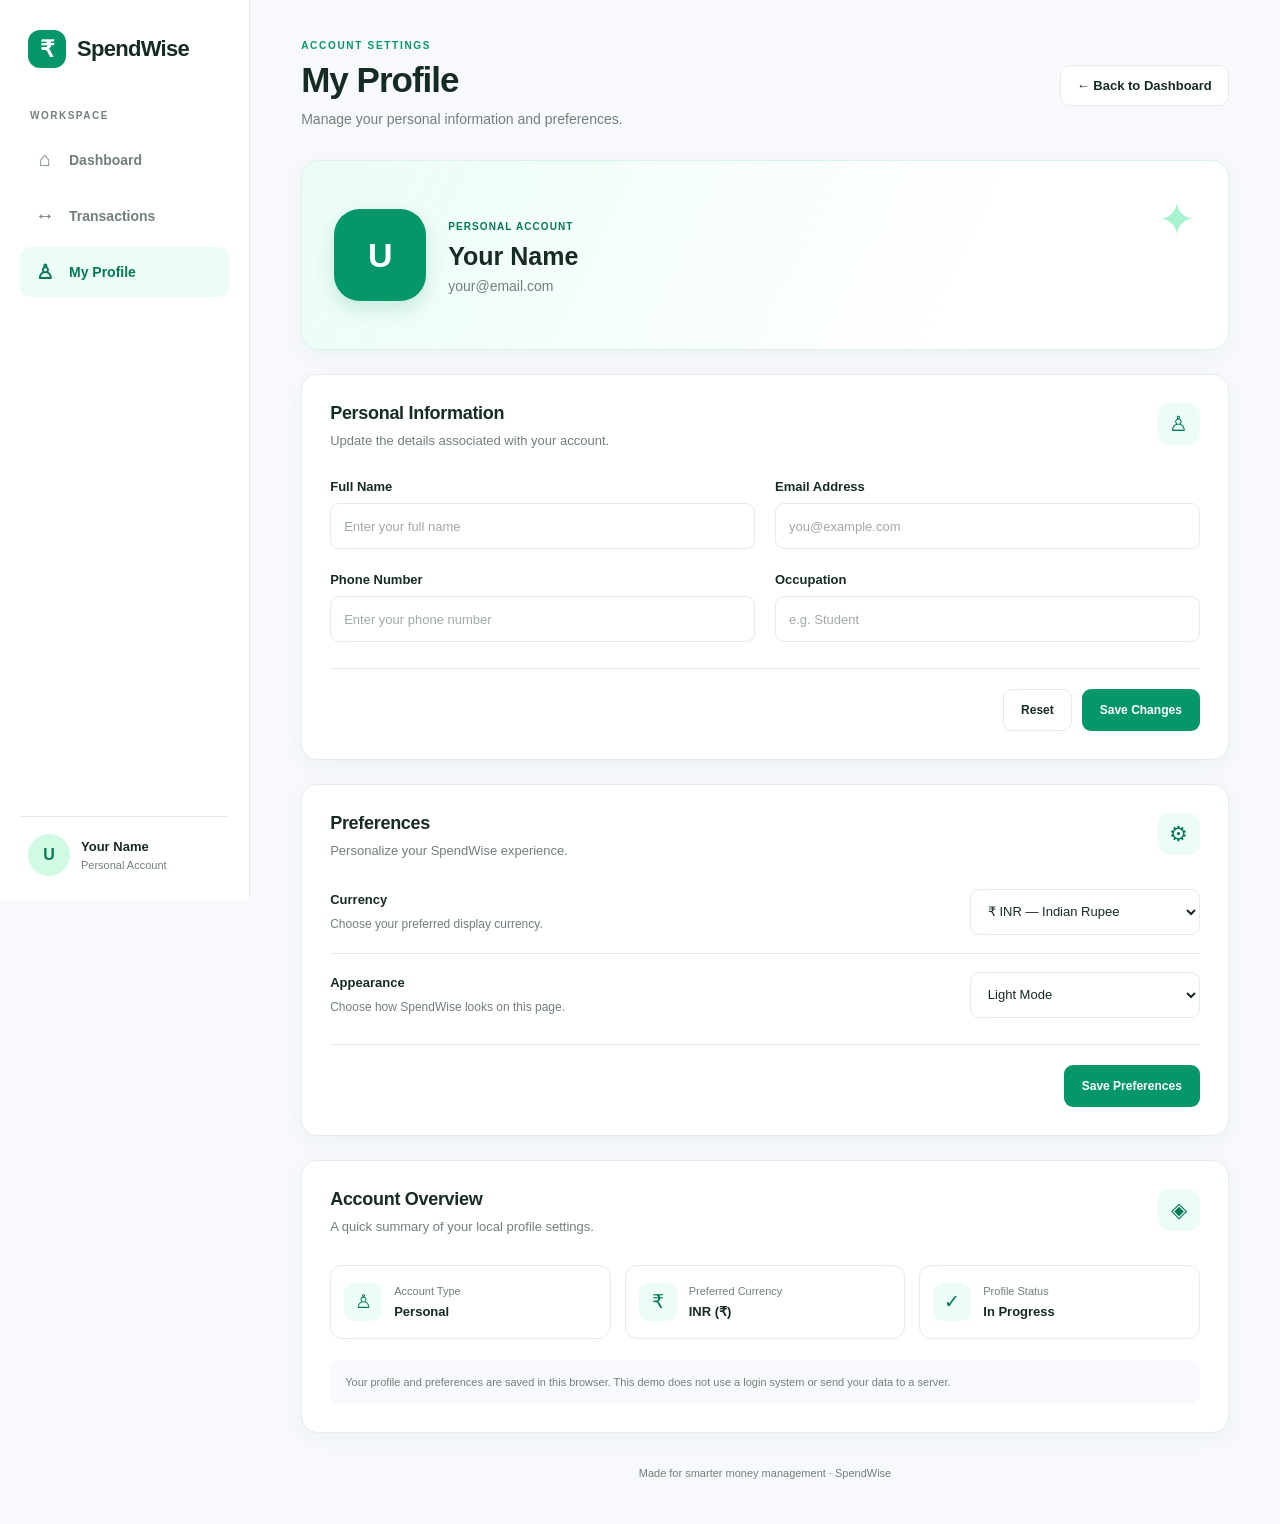
<file: profile.html>
<!DOCTYPE html>
<html lang="en">

<head>
    <meta charset="UTF-8">
    <meta name="viewport" content="width=device-width, initial-scale=1.0">
    <title>My Profile | SpendWise</title>
    <link rel="stylesheet" href="profile.css">
    <script src="profile.js" defer></script>
</head>

<body>

    <div class="app-layout">

        <!-- Sidebar -->
        <aside class="sidebar">
            <a href="../index.html" class="brand">
                <span class="brand-logo">₹</span>
                <span>SpendWise</span>
            </a>

            <p class="sidebar-label">WORKSPACE</p>

            <nav class="navigation">
                <a href="../index.html" class="nav-link">
                    <span class="nav-icon">⌂</span>
                    <span>Dashboard</span>
                </a>

                <a href="../index.html#transactions" class="nav-link">
                    <span class="nav-icon">↔</span>
                    <span>Transactions</span>
                </a>

                <a href="profile.html" class="nav-link active">
                    <span class="nav-icon">♙</span>
                    <span>My Profile</span>
                </a>
            </nav>

            <div class="sidebar-bottom">
                <div class="avatar" id="sidebarAvatar">U</div>
                <div class="sidebar-user">
                    <strong id="sidebarName">Your Name</strong>
                    <span>Personal Account</span>
                </div>
            </div>
        </aside>

        <!-- Main Content -->
        <main class="main-content">

            <header class="topbar">
                <div>
                    <p class="eyebrow">ACCOUNT SETTINGS</p>
                    <h1>My Profile</h1>
                    <p class="page-description">
                        Manage your personal information and preferences.
                    </p>
                </div>

                <a href="../index.html" class="back-button">
                    ← Back to Dashboard
                </a>
            </header>

            <!-- Profile Hero -->
            <section class="profile-hero">
                <div class="large-avatar" id="profileAvatar">U</div>

                <div class="hero-details">
                    <span class="account-badge">PERSONAL ACCOUNT</span>
                    <h2 id="heroName">Your Name</h2>
                    <p id="heroEmail">your@email.com</p>
                </div>

                <div class="hero-icon">✦</div>
            </section>

            <!-- Personal Information -->
            <section class="content-card">
                <div class="section-heading">
                    <div>
                        <h2>Personal Information</h2>
                        <p>Update the details associated with your account.</p>
                    </div>
                    <span class="section-icon">♙</span>
                </div>

                <form id="profileForm">
                    <div class="form-grid">

                        <div class="form-group">
                            <label for="fullName">Full Name</label>
                            <input type="text" id="fullName" placeholder="Enter your full name" maxlength="80" required>
                        </div>

                        <div class="form-group">
                            <label for="email">Email Address</label>
                            <input type="email" id="email" placeholder="you@example.com" maxlength="150" required>
                        </div>

                        <div class="form-group">
                            <label for="phone">Phone Number</label>
                            <input type="tel" id="phone" placeholder="Enter your phone number" maxlength="20">
                        </div>

                        <div class="form-group">
                            <label for="occupation">Occupation</label>
                            <input type="text" id="occupation" placeholder="e.g. Student" maxlength="80">
                        </div>

                    </div>

                    <div class="form-actions">
                        <p id="profileStatus" class="status-message" role="status" aria-live="polite"></p>

                        <button type="reset" class="button button-secondary">
                            Reset
                        </button>

                        <button type="submit" class="button button-primary">
                            Save Changes
                        </button>
                    </div>
                </form>
            </section>

            <!-- Preferences -->
            <section class="content-card">
                <div class="section-heading">
                    <div>
                        <h2>Preferences</h2>
                        <p>Personalize your SpendWise experience.</p>
                    </div>
                    <span class="section-icon">⚙</span>
                </div>

                <form id="preferencesForm">
                    <div class="preferences-grid">

                        <div class="preference-item">
                            <div>
                                <label for="currency">Currency</label>
                                <p>Choose your preferred display currency.</p>
                            </div>

                            <select id="currency">
                                <option value="INR">₹ INR — Indian Rupee</option>
                                <option value="USD">$ USD — US Dollar</option>
                                <option value="EUR">€ EUR — Euro</option>
                                <option value="JPY">¥ JPY — Japanese Yen</option>
                                <option value="GBP">£ GBP — British Pound</option>
                            </select>
                        </div>

                        <div class="preference-item">
                            <div>
                                <label for="theme">Appearance</label>
                                <p>Choose how SpendWise looks on this page.</p>
                            </div>

                            <select id="theme">
                                <option value="light">Light Mode</option>
                                <option value="dark">Dark Mode</option>
                            </select>
                        </div>

                    </div>

                    <div class="form-actions">
                        <p id="preferencesStatus" class="status-message" role="status" aria-live="polite"></p>

                        <button type="submit" class="button button-primary">
                            Save Preferences
                        </button>
                    </div>
                </form>
            </section>

            <!-- Account Summary -->
            <section class="content-card account-card">
                <div class="section-heading">
                    <div>
                        <h2>Account Overview</h2>
                        <p>A quick summary of your local profile settings.</p>
                    </div>
                    <span class="section-icon">◈</span>
                </div>

                <div class="overview-grid">
                    <div class="overview-item">
                        <span class="overview-icon">♙</span>
                        <div>
                            <span class="overview-label">Account Type</span>
                            <strong>Personal</strong>
                        </div>
                    </div>

                    <div class="overview-item">
                        <span class="overview-icon">₹</span>
                        <div>
                            <span class="overview-label">Preferred Currency</span>
                            <strong id="overviewCurrency">INR (₹)</strong>
                        </div>
                    </div>

                    <div class="overview-item">
                        <span class="overview-icon">✓</span>
                        <div>
                            <span class="overview-label">Profile Status</span>
                            <strong id="profileCompletion">In Progress</strong>
                        </div>
                    </div>
                </div>

                <p class="privacy-note">
                    Your profile and preferences are saved in this browser.
                    This demo does not use a login system or send your data to a server.
                </p>
            </section>

            <footer class="page-footer">
                Made for smarter money management · SpendWise
            </footer>

        </main>
    </div>

</body>

</html>
</file>
<file: profile.css>
:root {
    --green: #059669;
    --green-dark: #047857;
    --green-light: #ecfdf5;
    --page-bg: #f7f9fc;
    --card-bg: #ffffff;
    --text: #172b25;
    --muted: #718078;
    --border: #e6ece8;
    --input-bg: #ffffff;
    --shadow: 0 5px 24px rgba(22, 60, 42, 0.045);
}

* {
    margin: 0;
    padding: 0;
    box-sizing: border-box;
}

body {
    font-family: Inter, -apple-system, BlinkMacSystemFont, "Segoe UI",
                 Roboto, sans-serif;
    background: var(--page-bg);
    color: var(--text);
    min-height: 100vh;
    transition: background 0.25s, color 0.25s;
}

a {
    color: inherit;
    text-decoration: none;
}

button,
input,
select {
    font: inherit;
}

button,
a,
input,
select {
    -webkit-tap-highlight-color: transparent;
}

/* Layout */

.app-layout {
    min-height: 100vh;
}

.sidebar {
    position: fixed;
    inset: 0 auto 0 0;
    width: 250px;
    background: var(--card-bg);
    border-right: 1px solid var(--border);
    padding: 30px 20px 20px;
    display: flex;
    flex-direction: column;
    z-index: 10;
}

.brand {
    display: flex;
    align-items: center;
    gap: 11px;
    padding: 0 8px;
    font-size: 22px;
    font-weight: 800;
    letter-spacing: -0.7px;
}

.brand-logo {
    width: 38px;
    height: 38px;
    border-radius: 12px;
    display: grid;
    place-items: center;
    color: #fff;
    background: var(--green);
    font-size: 23px;
}

.sidebar-label {
    margin: 42px 10px 14px;
    font-size: 10px;
    font-weight: 800;
    letter-spacing: 1.5px;
    color: var(--muted);
}

.navigation {
    display: grid;
    gap: 7px;
}

.nav-link {
    display: flex;
    align-items: center;
    gap: 13px;
    padding: 13px 14px;
    border-radius: 10px;
    color: var(--muted);
    font-size: 14px;
    font-weight: 600;
    transition: 0.2s ease;
}

.nav-icon {
    width: 22px;
    text-align: center;
    font-size: 20px;
}

.nav-link:hover {
    background: var(--green-light);
    color: var(--green-dark);
    transform: translateX(3px);
}

.nav-link.active {
    color: var(--green-dark);
    background: var(--green-light);
    font-weight: 750;
}

.sidebar-bottom {
    display: flex;
    align-items: center;
    gap: 11px;
    margin-top: auto;
    padding: 17px 8px 4px;
    border-top: 1px solid var(--border);
}

.avatar {
    flex-shrink: 0;
    display: grid;
    place-items: center;
    width: 42px;
    height: 42px;
    border-radius: 50%;
    background: #d1fae5;
    color: #047857;
    font-weight: 800;
}

.sidebar-user {
    min-width: 0;
    display: grid;
    gap: 5px;
}

.sidebar-user strong {
    font-size: 13px;
    overflow-wrap: anywhere;
}

.sidebar-user span {
    font-size: 11px;
    color: var(--muted);
}

/* Main area */

.main-content {
    margin-left: 250px;
    max-width: 1600px;
    padding: 40px clamp(22px, 4vw, 60px);
}

.topbar {
    display: flex;
    justify-content: space-between;
    align-items: center;
    gap: 20px;
    margin-bottom: 30px;
}

.eyebrow {
    margin-bottom: 9px;
    color: var(--green);
    font-size: 10px;
    font-weight: 800;
    letter-spacing: 1.7px;
}

.topbar h1 {
    font-size: clamp(27px, 3vw, 35px);
    letter-spacing: -1px;
    margin-bottom: 8px;
}

.page-description {
    color: var(--muted);
    font-size: 14px;
    line-height: 1.6;
}

.back-button {
    display: inline-flex;
    align-items: center;
    justify-content: center;
    white-space: nowrap;
    padding: 12px 16px;
    border: 1px solid var(--border);
    background: var(--card-bg);
    border-radius: 10px;
    color: var(--text);
    font-size: 13px;
    font-weight: 650;
    transition: 0.2s ease;
}

.back-button:hover {
    border-color: var(--green);
    color: var(--green-dark);
    transform: translateY(-2px);
}

/* Profile hero */

.profile-hero {
    position: relative;
    overflow: hidden;
    display: flex;
    align-items: center;
    gap: 22px;
    min-height: 190px;
    padding: 32px;
    margin-bottom: 24px;
    border: 1px solid #d8f4e6;
    border-radius: 18px;
    background: linear-gradient(115deg, #ecfdf5, #ffffff 75%);
    box-shadow: var(--shadow);
}

.large-avatar {
    flex-shrink: 0;
    width: 92px;
    height: 92px;
    display: grid;
    place-items: center;
    border-radius: 26px;
    background: var(--green);
    color: #fff;
    font-size: 34px;
    font-weight: 800;
    box-shadow: 0 8px 20px rgba(5, 150, 105, 0.18);
}

.hero-details {
    min-width: 0;
}

.account-badge {
    display: inline-block;
    margin-bottom: 10px;
    color: var(--green-dark);
    font-size: 10px;
    font-weight: 800;
    letter-spacing: 1.1px;
}

.hero-details h2 {
    margin-bottom: 7px;
    font-size: 25px;
    overflow-wrap: anywhere;
}

.hero-details p {
    color: var(--muted);
    font-size: 14px;
    overflow-wrap: anywhere;
}

.hero-icon {
    margin-left: auto;
    align-self: flex-start;
    color: #a7f3d0;
    font-size: 45px;
}

/* Content cards */

.content-card {
    margin-bottom: 24px;
    padding: 28px;
    border: 1px solid var(--border);
    border-radius: 16px;
    background: var(--card-bg);
    box-shadow: var(--shadow);
}

.section-heading {
    display: flex;
    justify-content: space-between;
    align-items: flex-start;
    gap: 15px;
    margin-bottom: 27px;
}

.section-heading h2 {
    margin-bottom: 7px;
    font-size: 18px;
    letter-spacing: -0.3px;
}

.section-heading p {
    color: var(--muted);
    font-size: 13px;
    line-height: 1.6;
}

.section-icon {
    display: grid;
    place-items: center;
    flex-shrink: 0;
    width: 42px;
    height: 42px;
    border-radius: 12px;
    background: var(--green-light);
    color: var(--green-dark);
    font-size: 21px;
}

/* Forms */

.form-grid {
    display: grid;
    grid-template-columns: repeat(2, minmax(0, 1fr));
    gap: 23px 20px;
}

.form-group {
    display: grid;
    gap: 9px;
}

.form-group label,
.preference-item label {
    font-size: 13px;
    font-weight: 700;
}

.form-group input,
.preference-item select {
    width: 100%;
    min-width: 0;
    height: 46px;
    padding: 0 13px;
    border: 1px solid var(--border);
    border-radius: 9px;
    outline: none;
    color: var(--text);
    background: var(--input-bg);
    font-size: 13px;
    transition: border-color 0.2s, box-shadow 0.2s;
}

.form-group input::placeholder {
    color: #a0aaa4;
}

.form-group input:focus,
.preference-item select:focus {
    border-color: var(--green);
    box-shadow: 0 0 0 3px rgba(5, 150, 105, 0.1);
}

.form-actions {
    display: flex;
    justify-content: flex-end;
    align-items: center;
    flex-wrap: wrap;
    gap: 10px;
    margin-top: 26px;
    padding-top: 20px;
    border-top: 1px solid var(--border);
}

.status-message {
    margin-right: auto;
    color: var(--green-dark);
    font-size: 12px;
    line-height: 1.5;
}

.status-message.error {
    color: #dc2626;
}

.button {
    min-height: 42px;
    padding: 0 17px;
    border: 1px solid transparent;
    border-radius: 9px;
    cursor: pointer;
    font-size: 12px;
    font-weight: 750;
    transition: 0.2s ease;
}

.button:hover {
    transform: translateY(-2px);
}

.button-primary {
    background: var(--green);
    color: white;
}

.button-primary:hover {
    background: var(--green-dark);
    box-shadow: 0 5px 14px rgba(5, 150, 105, 0.18);
}

.button-secondary {
    background: var(--card-bg);
    border-color: var(--border);
    color: var(--text);
}

.button-secondary:hover {
    border-color: var(--green);
}

/* Preferences */

.preferences-grid {
    display: grid;
    gap: 0;
}

.preference-item {
    display: flex;
    align-items: center;
    justify-content: space-between;
    gap: 25px;
    padding: 18px 0;
    border-bottom: 1px solid var(--border);
}

.preference-item:first-child {
    padding-top: 0;
}

.preference-item:last-child {
    border-bottom: none;
    padding-bottom: 0;
}

.preference-item p {
    margin-top: 7px;
    color: var(--muted);
    font-size: 12px;
    line-height: 1.5;
}

.preference-item select {
    width: 230px;
    cursor: pointer;
}

/* Account overview */

.overview-grid {
    display: grid;
    grid-template-columns: repeat(3, minmax(0, 1fr));
    gap: 14px;
}

.overview-item {
    display: flex;
    align-items: center;
    gap: 12px;
    padding: 17px 13px;
    border: 1px solid var(--border);
    border-radius: 12px;
}

.overview-icon {
    display: grid;
    place-items: center;
    flex-shrink: 0;
    width: 38px;
    height: 38px;
    border-radius: 10px;
    background: var(--green-light);
    color: var(--green-dark);
    font-size: 19px;
}

.overview-item > div {
    min-width: 0;
    display: grid;
    gap: 7px;
}

.overview-label {
    color: var(--muted);
    font-size: 11px;
}

.overview-item strong {
    font-size: 13px;
    overflow-wrap: anywhere;
}

.privacy-note {
    margin-top: 21px;
    padding: 13px 15px;
    border-radius: 9px;
    background: var(--page-bg);
    color: var(--muted);
    font-size: 11px;
    line-height: 1.7;
}

.page-footer {
    padding: 10px 0 5px;
    color: var(--muted);
    font-size: 11px;
    text-align: center;
}

/* Dark mode */

body.dark-mode {
    --page-bg: #101915;
    --card-bg: #18231e;
    --text: #e6f0e9;
    --muted: #a0b0a5;
    --border: #2b3a31;
    --input-bg: #142019;
    --green-light: #203b2d;
    --green-dark: #6ee7b7;
    --shadow: 0 5px 24px rgba(0, 0, 0, 0.12);
}

.dark-mode .profile-hero {
    background: linear-gradient(115deg, #203b2d, #18231e 75%);
    border-color: var(--border);
}

.dark-mode .large-avatar {
    color: #fff;
}

.dark-mode .avatar {
    background: #24513c;
    color: #a7f3d0;
}

.dark-mode .hero-icon {
    color: #38674e;
}

.dark-mode .button-primary {
    color: #fff;
}

.dark-mode .section-icon,
.dark-mode .overview-icon {
    background: var(--green-light);
    color: var(--green-dark);
}

/* Responsive */

@media (max-width: 1050px) {
    .sidebar {
        width: 215px;
    }

    .main-content {
        margin-left: 215px;
        padding: 30px 24px;
    }

    .overview-grid {
        grid-template-columns: 1fr;
    }
}

@media (max-width: 700px) {
    .sidebar {
        position: relative;
        width: 100%;
        padding: 16px;
        border-right: none;
        border-bottom: 1px solid var(--border);
    }

    .brand {
        padding: 0;
    }

    .sidebar-label {
        margin: 20px 0 10px;
    }

    .navigation {
        grid-template-columns: repeat(3, minmax(0, 1fr));
        gap: 5px;
    }

    .nav-link {
        flex-direction: column;
        justify-content: center;
        gap: 5px;
        padding: 10px 4px;
        text-align: center;
        font-size: 11px;
    }

    .nav-icon {
        font-size: 19px;
    }

    .nav-link:hover {
        transform: none;
    }

    .sidebar-bottom {
        display: none;
    }

    .main-content {
        margin-left: 0;
        padding: 24px 15px;
    }

    .topbar {
        align-items: flex-start;
        flex-direction: column;
    }

    .back-button {
        white-space: normal;
    }

    .profile-hero {
        gap: 15px;
        padding: 23px 18px;
        min-height: 150px;
    }

    .large-avatar {
        width: 65px;
        height: 65px;
        border-radius: 19px;
        font-size: 26px;
    }

    .hero-details h2 {
        font-size: 20px;
    }

    .hero-icon {
        display: none;
    }

    .content-card {
        padding: 21px 17px;
    }

    .form-grid {
        grid-template-columns: 1fr;
        gap: 19px;
    }

    .preference-item {
        align-items: stretch;
        flex-direction: column;
        gap: 12px;
    }

    .preference-item select {
        width: 100%;
    }

    .form-actions {
        justify-content: flex-start;
    }

    .status-message {
        flex-basis: 100%;
    }

    .overview-grid {
        grid-template-columns: 1fr;
    }
}

@media (prefers-reduced-motion: reduce) {
    *,
    *::before,
    *::after {
        scroll-behavior: auto !important;
        transition-duration: 0.01ms !important;
        animation-duration: 0.01ms !important;
    }
}
</file>
